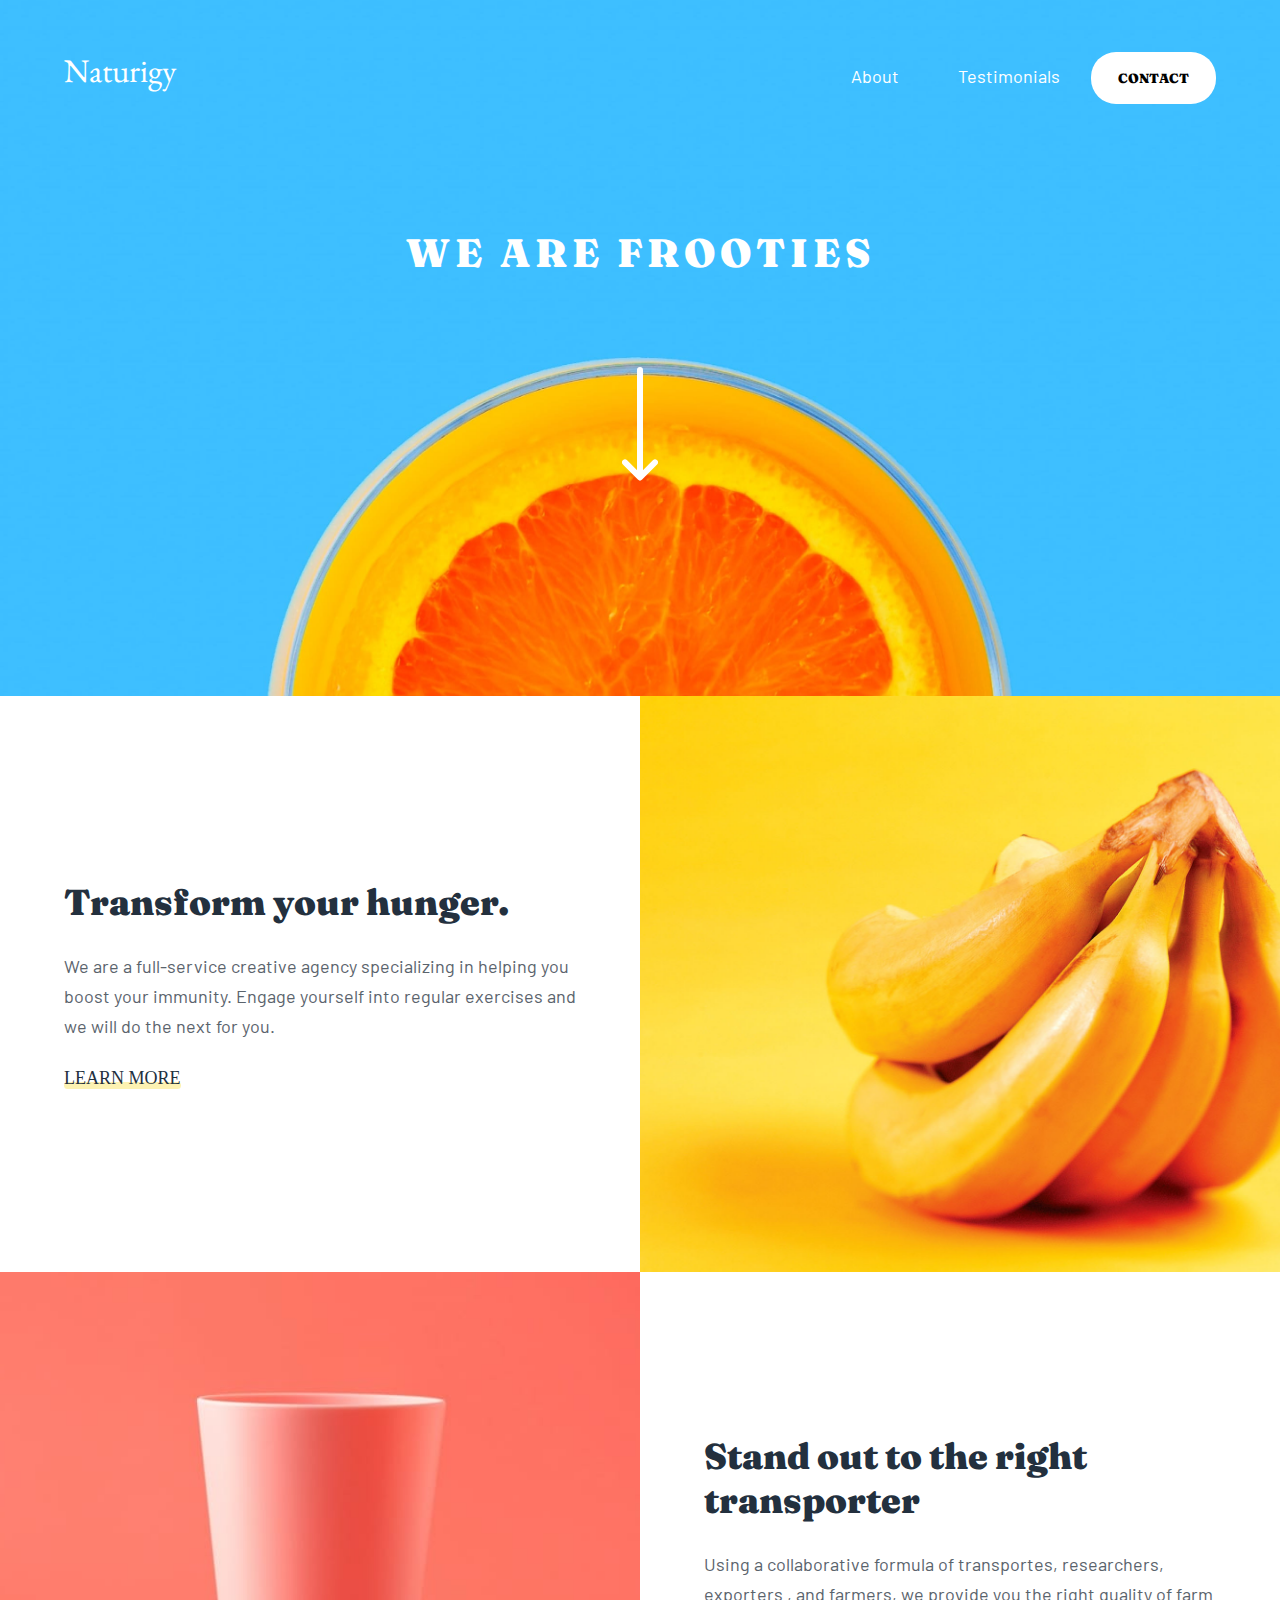
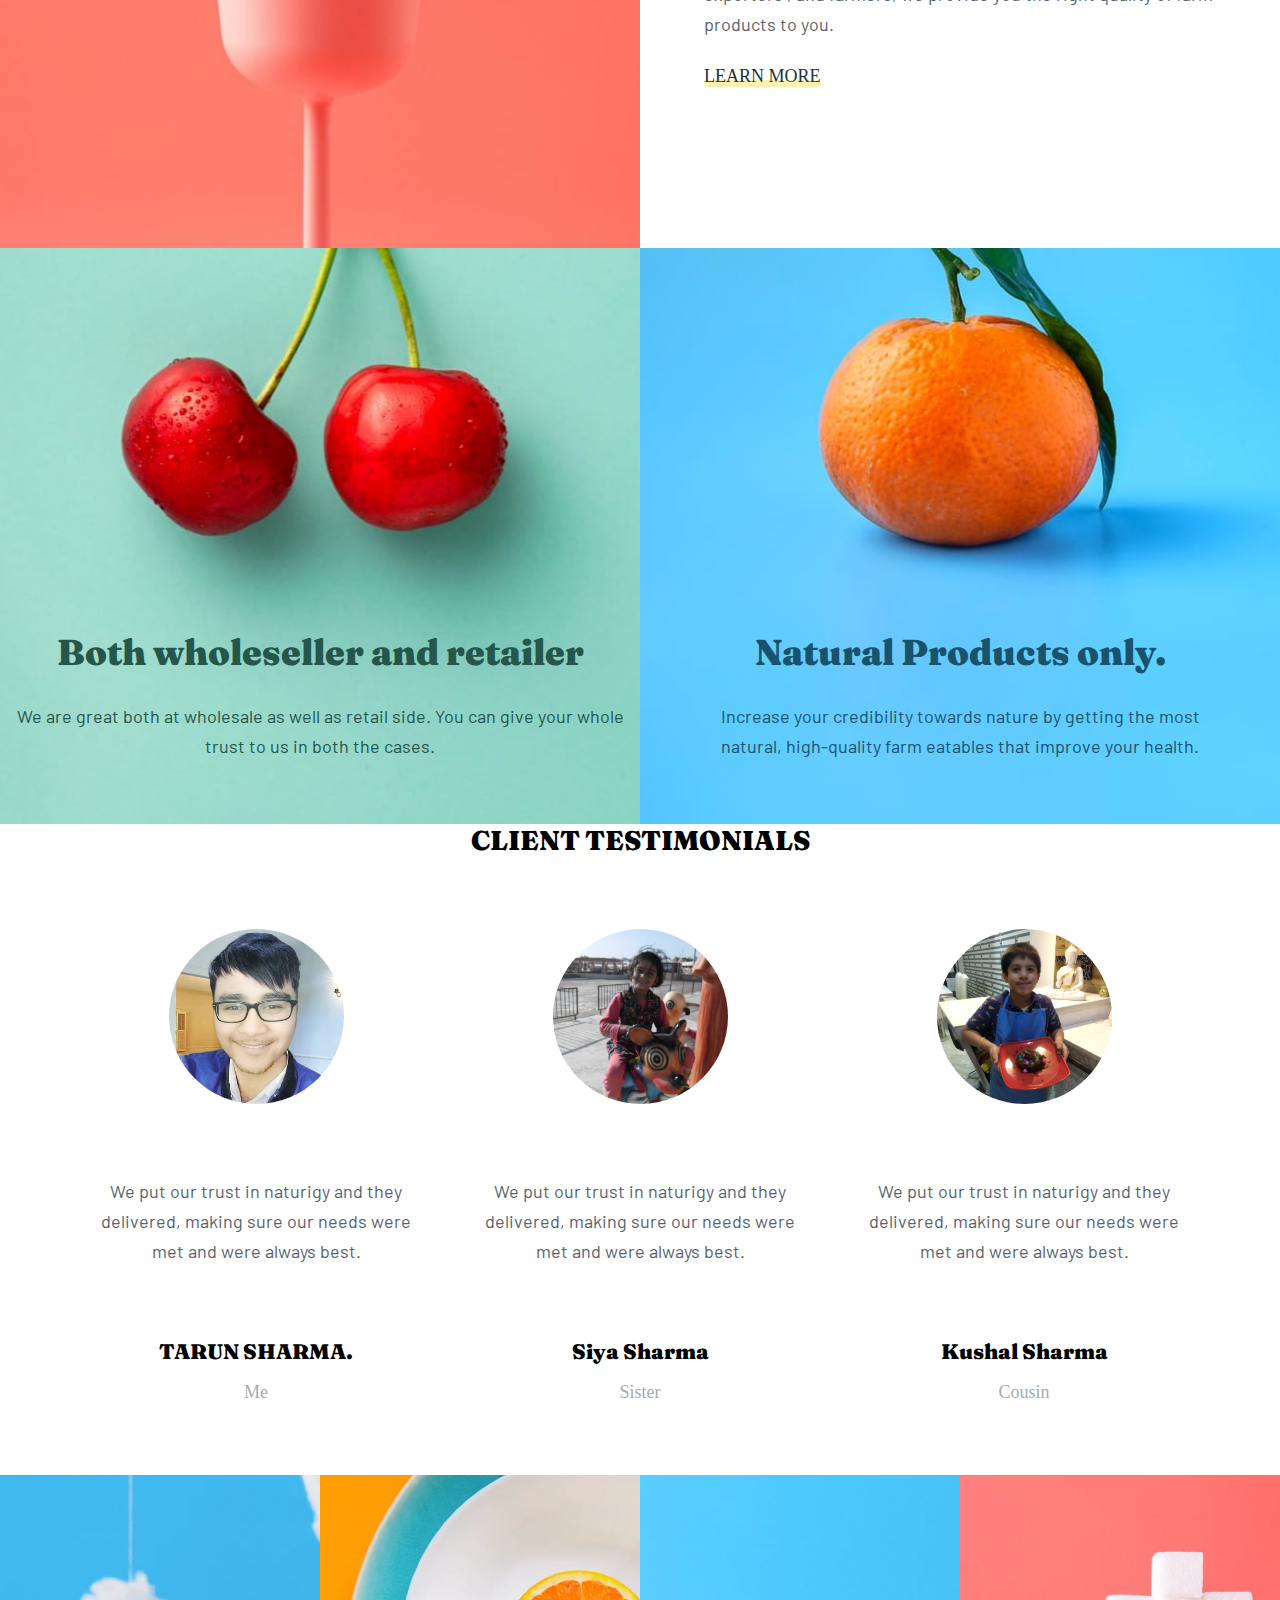
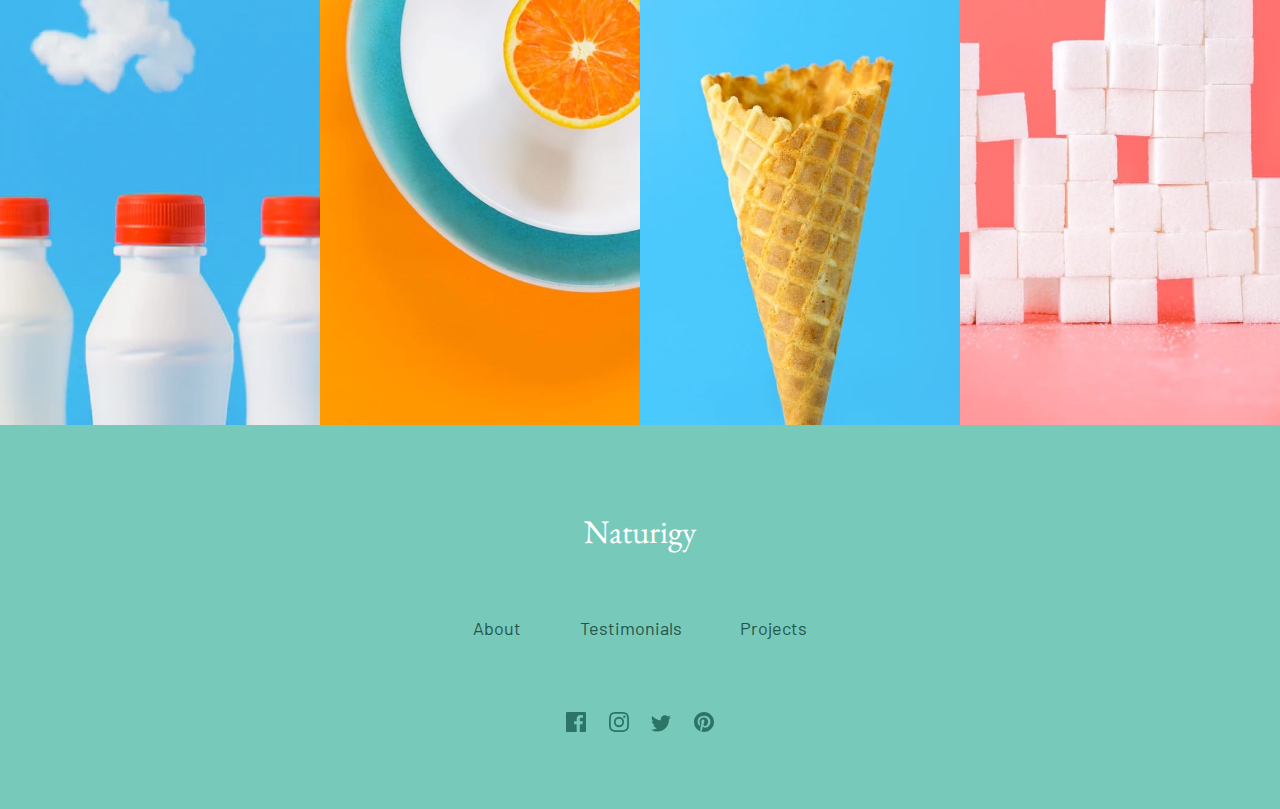
<file: foodies/index.html>
<!DOCTYPE html>
<html lang="en">
<head>
  <meta charset="UTF-8">
  <meta name="viewport" content="width=device-width, initial-scale=1.0">
  <link rel="preconnect" href="https://fonts.gstatic.com">
  <link href="https://fonts.googleapis.com/css2?family=Barlow:wght@600&family=Fraunces:wght@700;900&display=swap" rel="stylesheet">
  <link rel="icon" type="image/png" sizes="32x32" href="./images/favicon-32x32.png">
  <link rel="stylesheet" href="./styles/style.css">
  <link href="https://fonts.googleapis.com/css2?family=Benne&display=swap" rel="stylesheet">

  <title>Naturigy</title>

</head>
<body>
  <div class="mainHeader">
    <header>

      <img class="hamburger" src="./images/icon-hamburger.svg" alt="">
<p class="para">
  Naturigy
</p>
      <nav>
        <ul>
          <li><a href="#about">About</a></li>
          <li><a href="#testimonials">Testimonials</a></li>
          <a href="#CONTACT"
          <li><button type="button">CONTACT</button></li></a>
        </ul>
      </nav>
    </header>
    <div class="mainWords">
      <div class="wordsWrapper">
        <h1>WE ARE FROOTIES</h1>
        <svg width="36" height="114" xmlns="http://www.w3.org/2000/svg"><g stroke="#FFF" stroke-width="6" fill="none" fill-rule="evenodd" stroke-linecap="round" stroke-linejoin="round"><path d="M18 3v100M3 95.484l15 15 15-15"/></g></svg>
      </div>
    </div>
  </div>
  <section class="diffImgs">
      <div class="text text1">
        <h2>Transform your hunger.</h2>
        <p>We are a full-service creative agency specializing in helping you boost your immunity. Engage yourself into regular exercises and we will do the next for you.</p>
        <a href="#">LEARN MORE</a>
      </div>
      <div class="imgContainer">
        <img class="mobile" src="./images/mobile/banana.jpg" alt="">
        <img class="desktop" src="./images/desktop/banana.jpg" alt="">
      </div>
      <div>
        <img class="mobile" src="./images/mobile/image-stand-out.jpg" alt="">
        <img class="desktop" src="./images/desktop/image-stand-out.jpg" alt="">
      </div>
      <div class="text text2">
        <h2 id="about">Stand out to the right transporter</h2>
        <p>Using a collaborative formula of transportes, researchers, exporters , and farmers, we provide you the right quality of farm products to you.</p>
        <a href="#">LEARN MORE</a>
      </div>
      <div class="desktop background">
        <h3>Both wholeseller and retailer</h3>
        <p>We are great both at wholesale as well as retail side. You can give your whole trust to us in both the cases.
        </p>
      </div>
      <div class="desktop background2">
        <h3>Natural Products only.</h3>
        <p>Increase your credibility towards nature by getting the most natural, high-quality farm eatables that improve your health.</p>
      </div>
  </section>
  <section id="testimonials">
    <h2>CLIENT TESTIMONIALS</h2>
    <div class="descriptions">
      <div class="peopleCards">
        <img class="test" src="./images/mobile/tarun.jpg" alt="">
        <p>We put our trust in naturigy and they delivered, making sure our needs were met and were always best.</p>
        <div class="names">
          <h3>TARUN SHARMA.</h3>
          <span>Me</span>
        </div>
      </div>
        <div class="peopleCards">
          <img class="test" src="./images/mobile/siya.jpg" alt="">
          <p>We put our trust in naturigy and they delivered, making sure our needs were met and were always best.</p>
          <div class="names">
            <h3>Siya Sharma</h3>
            <span>Sister</span>
          </div>
      </div>
        <div class="peopleCards">
          <img class="test" src="./images/mobile/kushal.jpg" alt="">
          <p>We put our trust in naturigy and they delivered, making sure our needs were met and were always best.</p>
          <div class="names">
            <h3>Kushal Sharma</h3>
            <span>Cousin</span>
          </div>
        </div>
    </div>
  </section>
  <div class="coloredImgs">
    <img class="mobile" src="./images/mobile/image-gallery-milkbottles.jpg" alt="">
    <img class="mobile" src="./images/mobile/image-gallery-orange.jpg" alt="">
    <img class="mobile" src="./images/mobile/image-gallery-cone.jpg" alt="">
    <img class="mobile" src="./images/mobile/image-gallery-sugar-cubes.jpg" alt="">
    <img class="desktop" src="./images/desktop/image-gallery-milkbottles.jpg" alt="">
    <img class="desktop" src="./images/desktop/image-gallery-orange.jpg" alt="">
    <img class="desktop" src="./images/desktop/image-gallery-cone.jpg" alt="">
    <img class="desktop" src="./images/desktop/image-gallery-sugarcubes.jpg" alt="">
  </div>
  <footer id="CONTACT">
    <p class="para">
      Naturigy
    </p>
    <ul>
      <li class="footLi"><a href="#about">About</a></li>
      <li class="footLi"><a href="#testimonials">Testimonials</a></li>
      <li class="footLi"><a href="#">Projects</a></li>
    </ul>
    <div class="logos">
      <button type="button">
        <svg width="20" height="20" xmlns="http://www.w3.org/2000/svg"><path d="M18.896 0H1.104C.494 0 0 .494 0 1.104v17.793C0 19.506.494 20 1.104 20h9.58v-7.745H8.076V9.237h2.606V7.01c0-2.583 1.578-3.99 3.883-3.99 1.104 0 2.052.082 2.329.119v2.7h-1.598c-1.254 0-1.496.597-1.496 1.47v1.928h2.989l-.39 3.018h-2.6V20h5.098c.608 0 1.102-.494 1.102-1.104V1.104C20 .494 19.506 0 18.896 0z" fill="#2C7566" fill-rule="nonzero"/></svg>
      </button>
      <button type="button">
        <svg width="20" height="20" xmlns="http://www.w3.org/2000/svg"><path d="M10 1.802c2.67 0 2.987.01 4.042.059 2.71.123 3.975 1.409 4.099 4.099.048 1.054.057 1.37.057 4.04 0 2.672-.01 2.988-.057 4.042-.124 2.687-1.387 3.975-4.1 4.099-1.054.048-1.37.058-4.041.058-2.67 0-2.987-.01-4.04-.058-2.718-.124-3.977-1.416-4.1-4.1-.048-1.054-.058-1.37-.058-4.041 0-2.67.01-2.986.058-4.04.124-2.69 1.387-3.977 4.1-4.1 1.054-.048 1.37-.058 4.04-.058zM10 0C7.284 0 6.944.012 5.877.06 2.246.227.227 2.242.061 5.877.01 6.944 0 7.284 0 10s.012 3.057.06 4.123c.167 3.632 2.182 5.65 5.817 5.817 1.067.048 1.407.06 4.123.06s3.057-.012 4.123-.06c3.629-.167 5.652-2.182 5.816-5.817.05-1.066.061-1.407.061-4.123s-.012-3.056-.06-4.122C19.777 2.249 17.76.228 14.124.06 13.057.01 12.716 0 10 0zm0 4.865a5.135 5.135 0 100 10.27 5.135 5.135 0 000-10.27zm0 8.468a3.333 3.333 0 110-6.666 3.333 3.333 0 010 6.666zm5.338-9.87a1.2 1.2 0 100 2.4 1.2 1.2 0 000-2.4z" fill="#2C7566" fill-rule="nonzero"/></svg>
      </button>
      <button type="button">
        <svg width="20" height="17" xmlns="http://www.w3.org/2000/svg"><path d="M20 2.172a8.192 8.192 0 01-2.357.646 4.11 4.11 0 001.805-2.27 8.22 8.22 0 01-2.606.996A4.096 4.096 0 0013.847.248c-2.65 0-4.596 2.472-3.998 5.037A11.648 11.648 0 011.392 1a4.109 4.109 0 001.27 5.478 4.086 4.086 0 01-1.858-.513c-.045 1.9 1.318 3.679 3.291 4.075a4.113 4.113 0 01-1.853.07 4.106 4.106 0 003.833 2.849A8.25 8.25 0 010 14.658a11.616 11.616 0 006.29 1.843c7.618 0 11.923-6.434 11.663-12.205A8.354 8.354 0 0020 2.172z" fill="#2C7566" fill-rule="nonzero"/></svg>
      </button>
      <button type="button">
        <svg width="20" height="20" xmlns="http://www.w3.org/2000/svg"><path d="M10 0C4.477 0 0 4.477 0 10c0 4.237 2.636 7.855 6.356 9.312-.088-.791-.167-2.005.035-2.868.181-.78 1.172-4.97 1.172-4.97s-.299-.6-.299-1.486c0-1.39.806-2.428 1.81-2.428.852 0 1.264.64 1.264 1.408 0 .858-.546 2.14-.828 3.33-.236.995.5 1.807 1.48 1.807 1.778 0 3.144-1.874 3.144-4.58 0-2.393-1.72-4.068-4.176-4.068-2.845 0-4.516 2.135-4.516 4.34 0 .859.331 1.781.745 2.281a.3.3 0 01.069.288l-.278 1.133c-.044.183-.145.223-.335.134-1.249-.581-2.03-2.407-2.03-3.874 0-3.154 2.292-6.052 6.608-6.052 3.469 0 6.165 2.473 6.165 5.776 0 3.447-2.173 6.22-5.19 6.22-1.013 0-1.965-.525-2.291-1.148l-.623 2.378c-.226.869-.835 1.958-1.244 2.621.937.29 1.931.446 2.962.446 5.523 0 10-4.477 10-10S15.523 0 10 0z" fill="#2C7566" fill-rule="nonzero"/></svg>
      </button>
    </div>
  </footer>
  <script src="summer.js"></script>
</body>
</html>
</file>
<file: foodies/styles/style.css>
*,*::after,*::before {
  margin: 0px;
  padding: 0px;
  box-sizing: border-box;
  list-style: none;
  text-decoration: none;
}

:root {
  --soft-red: hsl(7, 99%, 70%);
  --yellow:  hsl(51, 100%, 49%);
  --light-yellow:  hsl(51, 100%, 49%,.3);
  --dark-cyan: hsl(167, 40%, 24%);
  --dark-blue:  hsl(198, 62%, 26%);
  --dark-moderate-cyan:  hsl(168, 44%, 63%);
  --very-dark-blue: hsl(212, 27%, 19%);
  --very-dark-grayish-blue: hsl(213, 9%, 39%);
  --grayish-blue:  hsl(210, 4%, 67%);
}

/* global styles */
html {
  font-size: 18px;
}

img {
  display: block;
}

p {

  margin: 1.5rem 0rem;
  line-height: 30px;
}


header {
  display: flex;
  justify-content: space-between;
  align-items: center;
  width: min(1500px,90%);
  margin: 0px auto;
}


nav button {
  background-color: var(--yellow);
  padding: 1rem 1.5rem;
  border-radius: 25px;
  transition: .4s ease;
}


h1,  h2, h3,button {
  font-family: 'Fraunces', serif;
  font-weight: 900;
}

span {
  color: var(--grayish-blue);
}

ul a, p {
  font-family: 'Barlow', sans-serif;
}


/* costume styles */


.desktop {
  display: none;
}

.hamburger {
  display: block;
  cursor: pointer;
}


.mainHeader {
  background: url('../images/mobile/image-header.jpg') no-repeat bottom 30% center/ cover;
  min-height: clamp(60vh,75vw,70vh);
  padding-top: 2rem;
}


.mainWords {
  text-align: center;
  color: white;
  min-height: calc(clamp(60vh,75vw,70vh) - 54px);
  display: grid;
  align-content: center;
  place-items: center;
}

.wordsWrapper {
  padding-bottom: 8%;
}

.diffImgs {
  display: grid;
  grid-template-areas: 'egg'
                       'text1';
}


.imgContainer {
  grid-area: egg;
}



.mainWords h1 {
  font-size: 2.2rem;
  margin-bottom: 5rem;
  letter-spacing: 5px;
}



.mobile{
  max-height: 350px;
}

.desktop {
  height: 100%;
}

.desktop,.mobile {
  width: 100%;
  object-fit: cover;
  object-position: center;
}




.text {
  text-align: center;
  padding: 4rem .9rem;
}

.text h2,.text a {
  color: var(--very-dark-blue);
}

.text a {
  position: relative;
}

.text a::after {
  content: '';
  width: 100%;
  position: absolute;
  height: 7px;
  background-color: var(--light-yellow);
  bottom: 0px;
  left: 0px;
  z-index: -1;
  border-radius: 10px;
}

.text h2 {
  font-size: clamp(1.5rem,10vw,2rem);
}

.text p {
  color: var(--very-dark-grayish-blue);
}

.background,.background2 {
  display: grid;
  align-content: end;
  min-height: 600px;
  text-align: center;
  padding: 0rem .9rem 2rem;
  background-size: cover;
  background-position: top 40% center;
}

.background h3, .background2 h3 {
  font-size: clamp(1.5rem,5vw,2rem);
}



.background {
  background-image: url('../images/mobile/image-graphic-design.jpg');
  color: var(--dark-cyan);
}

.background2 {
  background-image: url('../images/mobile/image-photography.jpg');
  color: var(--dark-blue);
}


#testimonials,.descriptions {
  display: flex;
  justify-content: center;
  align-items: center;
  flex-direction: column;
}

.testimonials {
  padding: 4rem .9rem;
}

.testimonials h2 {
  text-transform: uppercase;
  font-size: clamp(1rem, 5vw, 1.5rem);
  color: var(--grayish-blue);
}

.descriptions,.descriptions img {
  margin: 0px auto;
}

.descriptions {
  text-align: center;
  width: min(500px,90%);
}
.descriptions img {
  border-radius: 50%;
  width: 175px;
  height: 175px;
}

.descriptions p {
  color: var(--very-dark-grayish-blue);
}

.descriptions h3 {
  margin-bottom: 1rem;
}

.peopleCards {
  margin-top: 4rem;
}

.coloredImgs {
  display: grid;
  grid-template-columns: repeat(2,1fr);
}

footer {
  background-color: var(--dark-moderate-cyan);
  display: flex;
  justify-content: center;
  align-items: center;
  flex-direction: column;
  padding: 4rem 0rem;
}

footer ul {
  margin: 2rem 0rem 4rem;
}



footer a {
  color: var(--dark-cyan);
}

footer a:hover {
  color:  white;
}

.footers {
  fill: var(--dark-cyan);
}

button {
  outline: none;
  border: none;
  cursor: pointer;
}

.logos button {
  background-color: transparent;
  padding: 0rem .5rem;
}

.logos button:hover path {
  fill:  white;
}

.footLi {
  display: inline-block;
}


@media (min-width: 1000px) {
  .descriptions {
    flex-direction: row;
    width: min(1200px,90%);
    margin: 0px auto;
  }
  .peopleCards {
    margin: 4rem 1.5rem;
  }
  .descriptions p {
    margin: 4rem 0rem;
  }
}



@media (min-width: 769px) {
  nav a {
    color: white;
  }
  nav button {
    background-color: white;
  }
  nav button:hover {
    background-color: rgba(94, 209, 255, 0.5);
    color: white;
  }
  .mainHeader {
    background: url('../images/desktop/image-header.jpg') no-repeat bottom 40% center / cover;
  }
  .desktop {
    display: block;
    height: clamp(300px,45vw,700px);
    display: grid;
    align-content: end;
  }
  .background2 {
    padding: 0rem 10% 2rem;
  }
  .mobile {
    display: none;
  }
  .diffImgs {
    grid-template-columns: repeat(2,1fr);
  }
  .imgContainer {
    grid-area: auto;
  }
  .text {
    padding: 0rem 10%;
    display: flex;
    justify-content: center;
    text-align: left;
    align-items: flex-start;
    flex-direction: column;
  }
  .background2,.background {
    min-height: auto;
  }
  .hamburger {
    display: none;
  }
  .coloredImgs {
    grid-template-columns: repeat(4,1fr);
  }
  li {
    display: inline-block;
    padding: 0rem 1.5rem;
  }
}
@media (min-width: 600px) {
  .background {
    background-image: url('../images/desktop/image-graphic-design.jpg');
  }
  .background2 {
    background-image: url('../images/desktop/image-photography.jpg');
  }
  .coloredImgs .desktop {
    max-height: 550px;
  }
}


@media (max-width: 769px) {
nav {
  position: absolute;
  width: min(1500px,90%);
  background-color: white;
  top: -500px;
  left: 50%;
  transform: translateX(-50%);
  padding: 1rem 0rem;
  transition: top .5s ease;
}
nav.active {
  top: 120px;
}
nav::after {
  content: '';
  position: absolute;
  border-bottom: 100px solid white;
  border-left: 100px solid transparent;
  top: -30px;
  right: 0px;
}

nav ul {
  display: flex;
  flex-direction: column;
  justify-content: center;
  align-items: center;
}

nav li {
  padding: .7rem 0rem;
}

nav a {
  color: var(--grayish-blue);
}

nav button {
  background-color: var(--yellow);
  padding: 1rem 1.5rem;
  border-radius: 25px;
  transition: .4s ease;
}
footer li {
  padding: 0rem 1rem;
}
}

.para{
  font-family: 'Benne', serif;
  color:#fff;
  font-size: 33px;
}
</file>
